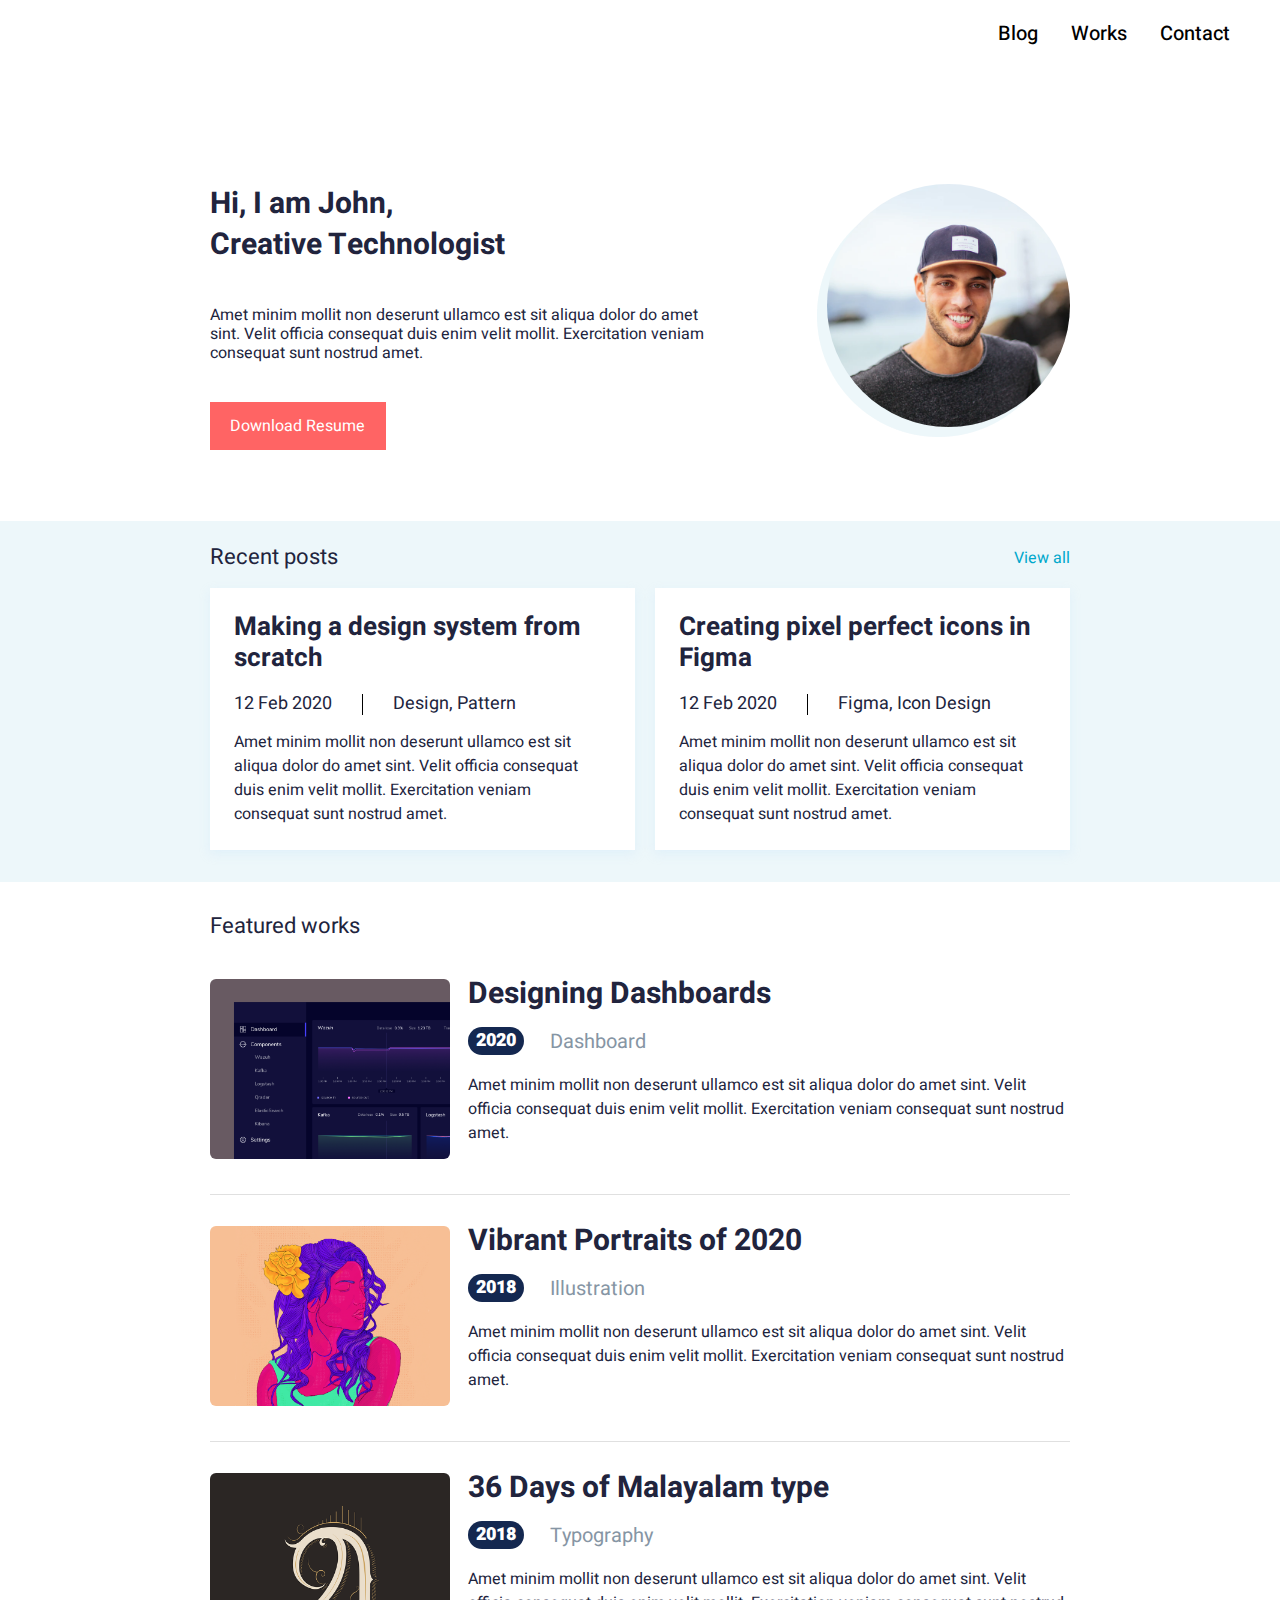
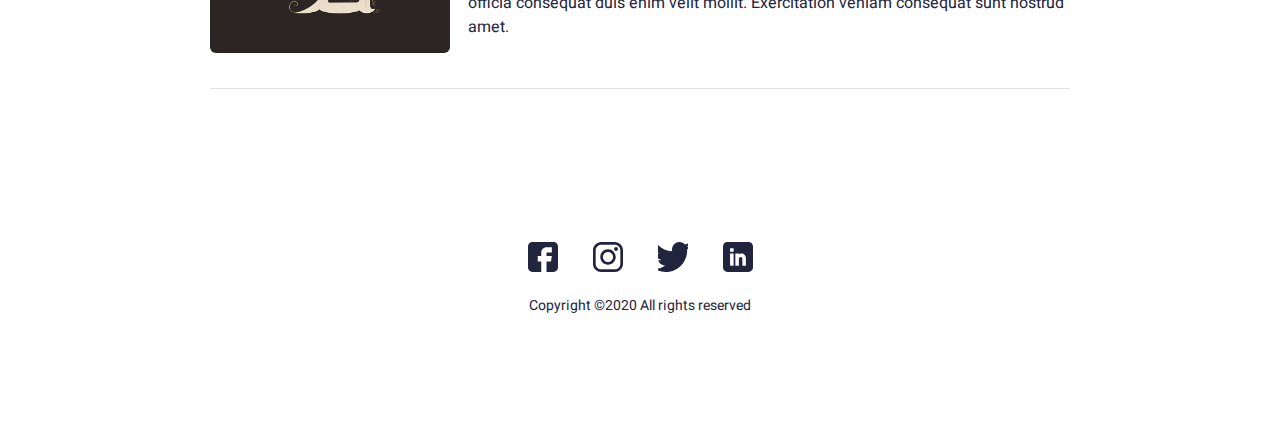
<file: index.html>
<!DOCTYPE html>
<html lang="en">
  <head>
    <meta charset="UTF-8" />
    <meta http-equiv="X-UA-Compatible" content="IE=edge" />
    <meta name="viewport" content="width=device-width, initial-scale=1.0" />
    <title>Portfolio</title>
    <link rel="stylesheet" href="./css/style.min.css" />
  </head>
  <body>
    <!-- header -->
    <nav class="modal__sitenav">
      <ul class="sitenav__lists">
        <li class="sitenav__items">
          <a href="./page/blog.html" target="_blank" class="sitenav__link"
            >Blog</a
          >
        </li>
        <li class="sitenav__items">
          <a href="./page/work.html" target="_blank" class="sitenav__link"
            >Works</a
          >
        </li>

        <li class="sitenav__items">
          <a
            href="https://3-9-figma4.vercel.app/"
            target="_blank"
            class="sitenav__link"
            >Contact</a
          >
        </li>
      </ul>
    </nav>
    <header class="header">
      <div class="header__container">
        <nav class="sitenav container sitenav__container">
          <ul class="sitenav__list">
            <li class="sitenav__item1">
              <img
                id="show-menu"
                class="image-1"
                src="./image/menu.svg"
                alt=""
                width="30"
                height="18"
              />
              <img
                class="hidden image-2"
                id="show-menu"
                src="./image/close.png"
                alt=""
                width="30"
                height="18"
              />
            </li>
            <li class="sitenav__item">
              <a href="/page/blog.html" target="_blank" class="sitenav__link"
                >Blog</a
              >
            </li>
            <li class="sitenav__item">
              <a href="./page/work.html" target="_blank" class="sitenav__link"
                >Works</a
              >
            </li>

            <li class="sitenav__item">
              <a
                href="https://3-9-figma4.vercel.app/"
                target="_blank"
                class="sitenav__link"
                >Contact</a
              >
            </li>
          </ul>
        </nav>
        <div class="hero">
          <div class="hero__container container">
            <div class="hero__content">
              <h2 class="hero__title">
                Hi, I am John, <br />
                Creative Technologist
              </h2>
              <p class="hero__description">
                Amet minim mollit non deserunt ullamco est sit aliqua dolor do
                amet sint. Velit officia consequat duis enim velit mollit.
                Exercitation veniam consequat sunt nostrud amet.
              </p>
              <a href="#" class="hero__btn">Download Resume</a>
            </div>
            <div class="hero__images">
              <img
                class="hero__img"
                src="./image/john.png"
                alt=""
                width="243"
                height="243"
              />
              <img
                class="hero__position"
                src="./image/hero-bg.png"
                width="243"
                height="243"
                alt=""
              />
            </div>
          </div>
        </div>
      </div>
    </header>
    <main>
      <!-- Create -->
      <section class="create">
        <div class="create__container container">
          <div class="create__message">
            <h3 class="create__message-title">Recent posts</h3>
            <a href="#" class="create__message-link">View all</a>
          </div>
          <ul class="create__list">
            <li class="create__item">
              <h1 class="create__title">Making a design system from scratch</h1>
              <div class="create__texts">
                <p class="create__date">12 Feb 2020</p>
                <p class="create__author">Design, Pattern</p>
              </div>
              <p class="create__description">
                Amet minim mollit non deserunt ullamco est sit aliqua dolor do
                amet sint. Velit officia consequat duis enim velit mollit.
                Exercitation veniam consequat sunt nostrud amet.
              </p>
            </li>
            <li class="create__item">
              <h1 class="create__title">
                Creating pixel perfect icons in Figma
              </h1>
              <div class="create__texts">
                <p class="create__date">12 Feb 2020</p>
                <p class="create__author">Figma, Icon Design</p>
              </div>
              <p class="create__description">
                Amet minim mollit non deserunt ullamco est sit aliqua dolor do
                amet sint. Velit officia consequat duis enim velit mollit.
                Exercitation veniam consequat sunt nostrud amet.
              </p>
            </li>
          </ul>
        </div>
      </section>
      <!-- Works -->
      <section class="works">
        <div class="works__container container">
          <h3 class="works__title">Featured works</h3>
          <ul class="works__list">
            <li class="works__item">
              <img
                width="246"
                height="180"
                src="./image/dessign.png"
                alt=""
                class="works__img"
              />
              <div class="works__content">
                <h3 class="works__content-title">Designing Dashboards</h3>
                <p class="works__content-control">
                  <span class="works__content-date">2020</span>
                  Dashboard
                </p>
                <p class="works__content-description">
                  Amet minim mollit non deserunt ullamco est sit aliqua dolor do
                  amet sint. Velit officia consequat duis enim velit mollit.
                  Exercitation veniam consequat sunt nostrud amet.
                </p>
              </div>
            </li>
            <li class="works__item">
              <img
                width="246"
                height="180"
                src="./image/vibrant.png"
                alt=""
                class="works__img"
              />
              <div class="works__content">
                <h3 class="works__content-title">Vibrant Portraits of 2020</h3>
                <p class="works__content-control">
                  <span class="works__content-date">2018</span> Illustration
                </p>
                <p class="works__content-description">
                  Amet minim mollit non deserunt ullamco est sit aliqua dolor do
                  amet sint. Velit officia consequat duis enim velit mollit.
                  Exercitation veniam consequat sunt nostrud amet.
                </p>
              </div>
            </li>
            <li class="works__item">
              <img
                width="246"
                height="180"
                src="./image/type.png"
                alt=""
                class="works__img"
              />
              <div class="works__content">
                <h3 class="works__content-title">36 Days of Malayalam type</h3>
                <p class="works__content-control">
                  <span class="works__content-date">2018</span> Typography
                </p>
                <p class="works__content-description">
                  Amet minim mollit non deserunt ullamco est sit aliqua dolor do
                  amet sint. Velit officia consequat duis enim velit mollit.
                  Exercitation veniam consequat sunt nostrud amet.
                </p>
              </div>
            </li>
          </ul>
        </div>
      </section>
    </main>
    <!-- footer -->
    <footer class="footer">
      <div class="footer">
        <div class="footer__container container">
          <div class="footer__icons">
            <a href="#"
              ><img src="./image/fb.svg" alt="" width="30" height="30"
            /></a>
            <a href="#"
              ><img src="./image/insta.svg" alt="" width="30" height="30"
            /></a>
            <a href="#"
              ><img src="./image/twitte.svg" alt="" width="30" height="30"
            /></a>
            <a href="#"
              ><img src="./image/Linkedin.svg" alt="" width="30" height="30"
            /></a>
          </div>
          <p class="footer__description">Copyright ©2020 All rights reserved</p>
        </div>
      </div>
    </footer>
    <script>
      const showMenu = document.querySelector("#show-menu");
      const modal = document.querySelector(".modal__sitenav");
      const image1 = document.querySelector(".image-1");
      const image2 = document.querySelector(".image-2");
      image1.addEventListener("click", () => {
        image1.classList.toggle("hidden");
        image2.classList.toggle("hidden");
        modal.classList.toggle("show");
      });
      image2.addEventListener("click", () => {
        image1.classList.toggle("hidden");
        image2.classList.toggle("hidden");
        modal.classList.toggle("show");
      });
    </script>
  </body>
</html>
</file>
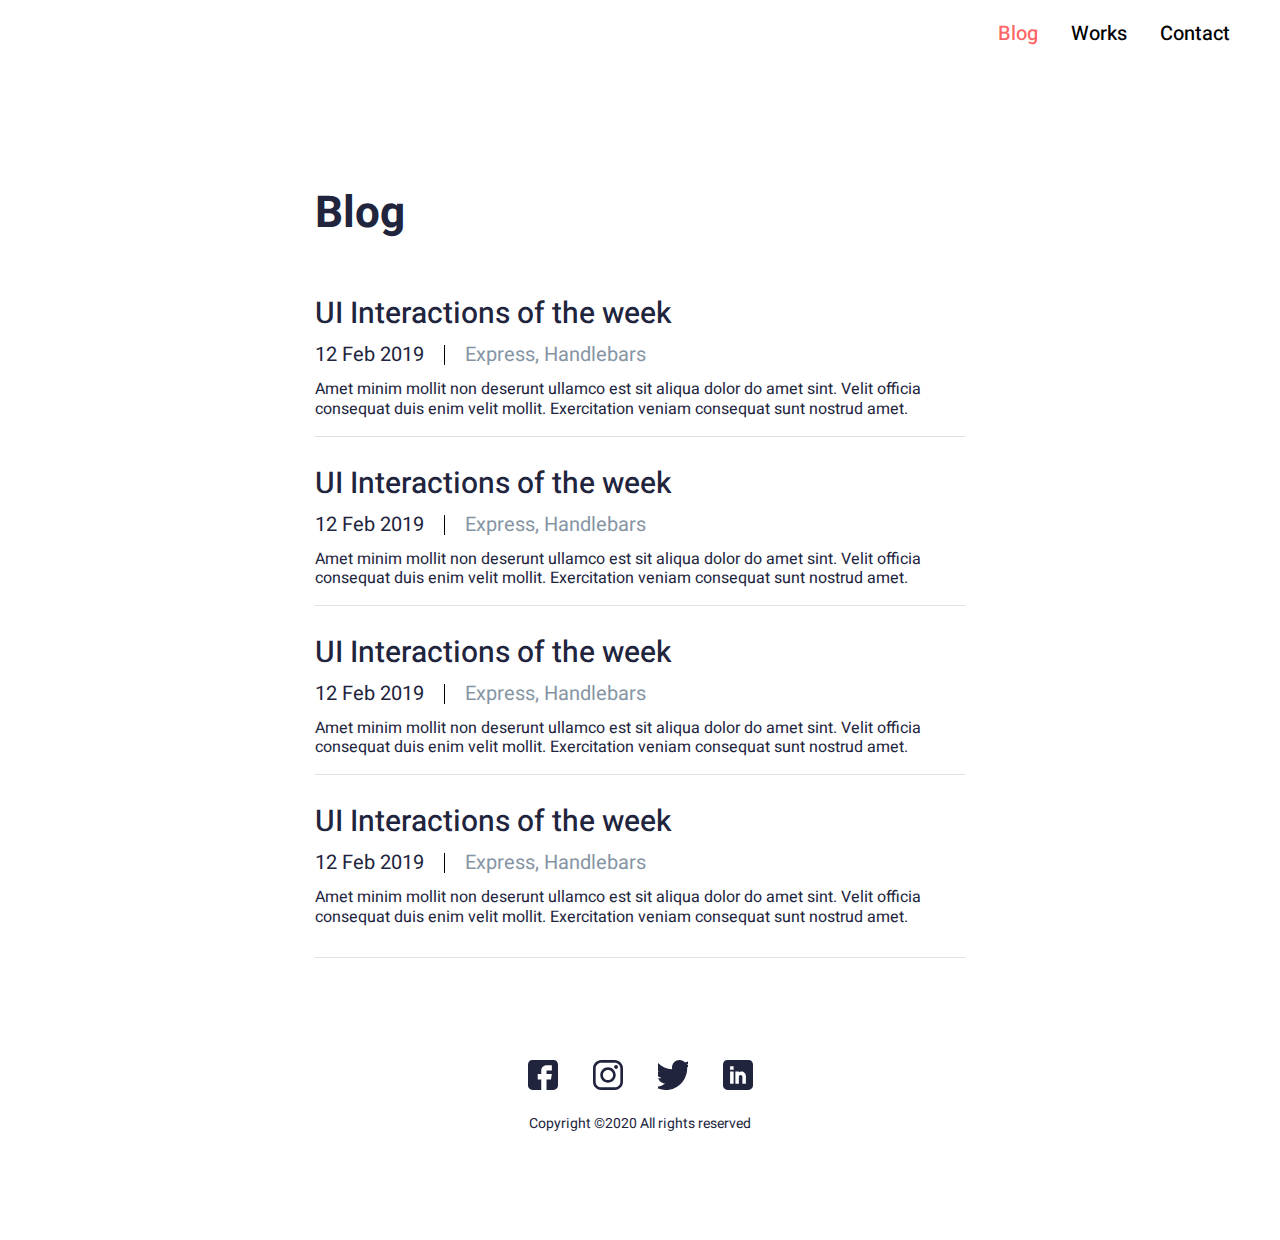
<file: page/blog.html>
<!DOCTYPE html>
<html lang="en">
  <head>
    <meta charset="UTF-8" />
    <meta http-equiv="X-UA-Compatible" content="IE=edge" />
    <meta name="viewport" content="width=device-width, initial-scale=1.0" />
    <title>Blog</title>
    <link rel="stylesheet" href="../css/style.min.css" />
  </head>
  <body>
    <!-- responsive navbar -->
    <nav class="modal__sitenav">
      <ul class="sitenav__lists">
        <li class="sitenav__items">
          <a id="active" href="#" class="sitenav__link">Blog</a>
        </li>
        <li class="sitenav__items">
          <a href="../page/work.html" class="sitenav__link">Works</a>
        </li>

        <li class="sitenav__items">
          <a href="https://3-9-figma4.vercel.app/" class="sitenav__link"
            >Contact</a
          >
        </li>
      </ul>
    </nav>
    <!-- Header -->
    <header class="header">
      <div class="header__container">
        <nav class="sitenav container sitenav__container">
          <ul class="sitenav__list">
            <li class="sitenav__item1">
              <img
                id="show-menu"
                class="image-1"
                src="../image/menu.svg"
                alt=""
                width="30"
                height="18"
              />
              <img
                class="hidden image-2"
                id="show-menu"
                src="../image/close.png"
                alt=""
                width="30"
                height="18"
              />
            </li>
            <li class="sitenav__item">
              <a id="active" href="#" class="sitenav__link">Blog</a>
            </li>
            <li class="sitenav__item">
              <a href="../page/work.html" class="sitenav__link">Works</a>
            </li>
            <li class="sitenav__item">
              <a href="https://3-9-figma4.vercel.app/" class="sitenav__link"
                >Contact</a
              >
            </li>
          </ul>
        </nav>
      </div>
    </header>
    <!-- Main -->
    <main>
      <section class="blog">
        <div class="blog__container container">
          <div class="blog__item">
            <h2 class="blog__title">Blog</h2>
            <h3 class="blog__subtitle">UI Interactions of the week</h3>
            <div class="blog__content">
              <p class="blog__content-description">12 Feb 2019</p>
              <p class="blog__content-description text-light">
                Express, Handlebars
              </p>
            </div>
            <p class="blog__description">
              Amet minim mollit non deserunt ullamco est sit aliqua dolor do
              amet sint. Velit officia consequat duis enim velit mollit.
              Exercitation veniam consequat sunt nostrud amet.
            </p>
          </div>
          <div class="blog__item">
            <h3 class="blog__subtitle">UI Interactions of the week</h3>
            <div class="blog__content">
              <p class="blog__content-description">12 Feb 2019</p>
              <p class="blog__content-description text-light">
                Express, Handlebars
              </p>
            </div>
            <p class="blog__description">
              Amet minim mollit non deserunt ullamco est sit aliqua dolor do
              amet sint. Velit officia consequat duis enim velit mollit.
              Exercitation veniam consequat sunt nostrud amet.
            </p>
          </div>
          <div class="blog__item">
            <h3 class="blog__subtitle">UI Interactions of the week</h3>
            <div class="blog__content">
              <p class="blog__content-description">12 Feb 2019</p>
              <p class="blog__content-description text-light">
                Express, Handlebars
              </p>
            </div>
            <p class="blog__description">
              Amet minim mollit non deserunt ullamco est sit aliqua dolor do
              amet sint. Velit officia consequat duis enim velit mollit.
              Exercitation veniam consequat sunt nostrud amet.
            </p>
          </div>
          <div class="blog__item">
            <h3 class="blog__subtitle">UI Interactions of the week</h3>
            <div class="blog__content">
              <p class="blog__content-description">12 Feb 2019</p>
              <p class="blog__content-description text-light">
                Express, Handlebars
              </p>
            </div>
            <p class="blog__description first-description">
              Amet minim mollit non deserunt ullamco est sit aliqua dolor do
              amet sint. Velit officia consequat duis enim velit mollit.
              Exercitation veniam consequat sunt nostrud amet.
            </p>
          </div>
        </div>
      </section>
    </main>
    <!-- footer -->
    <footer class="footer">
      <div class="footer">
        <div class="footer__container container">
          <div class="footer__icons">
            <a href="#">
              <img src="../image/fb.svg" alt="" width="30" height="30" />
            </a>
            <a href="#">
              <img src="../image/insta.svg" alt="" width="30" height="30" />
            </a>
            <a href="#"
              ><img src="../image/twitte.svg" alt="" width="30" height="30"
            /></a>
            <a href="#">
              <img src="../image/Linkedin.svg" alt="" width="30" height="30" />
            </a>
          </div>
          <p class="footer__description">Copyright ©2020 All rights reserved</p>
        </div>
      </div>
    </footer>
    <script>
      const showMenu = document.querySelector("#show-menu");
      const modal = document.querySelector(".modal__sitenav");
      const image1 = document.querySelector(".image-1");
      const image2 = document.querySelector(".image-2");
      image1.addEventListener("click", () => {
        image1.classList.toggle("hidden");
        image2.classList.toggle("hidden");
        modal.classList.toggle("show");
      });
      image2.addEventListener("click", () => {
        image1.classList.toggle("hidden");
        image2.classList.toggle("hidden");
        modal.classList.toggle("show");
      });
    </script>
  </body>
</html>
</file>
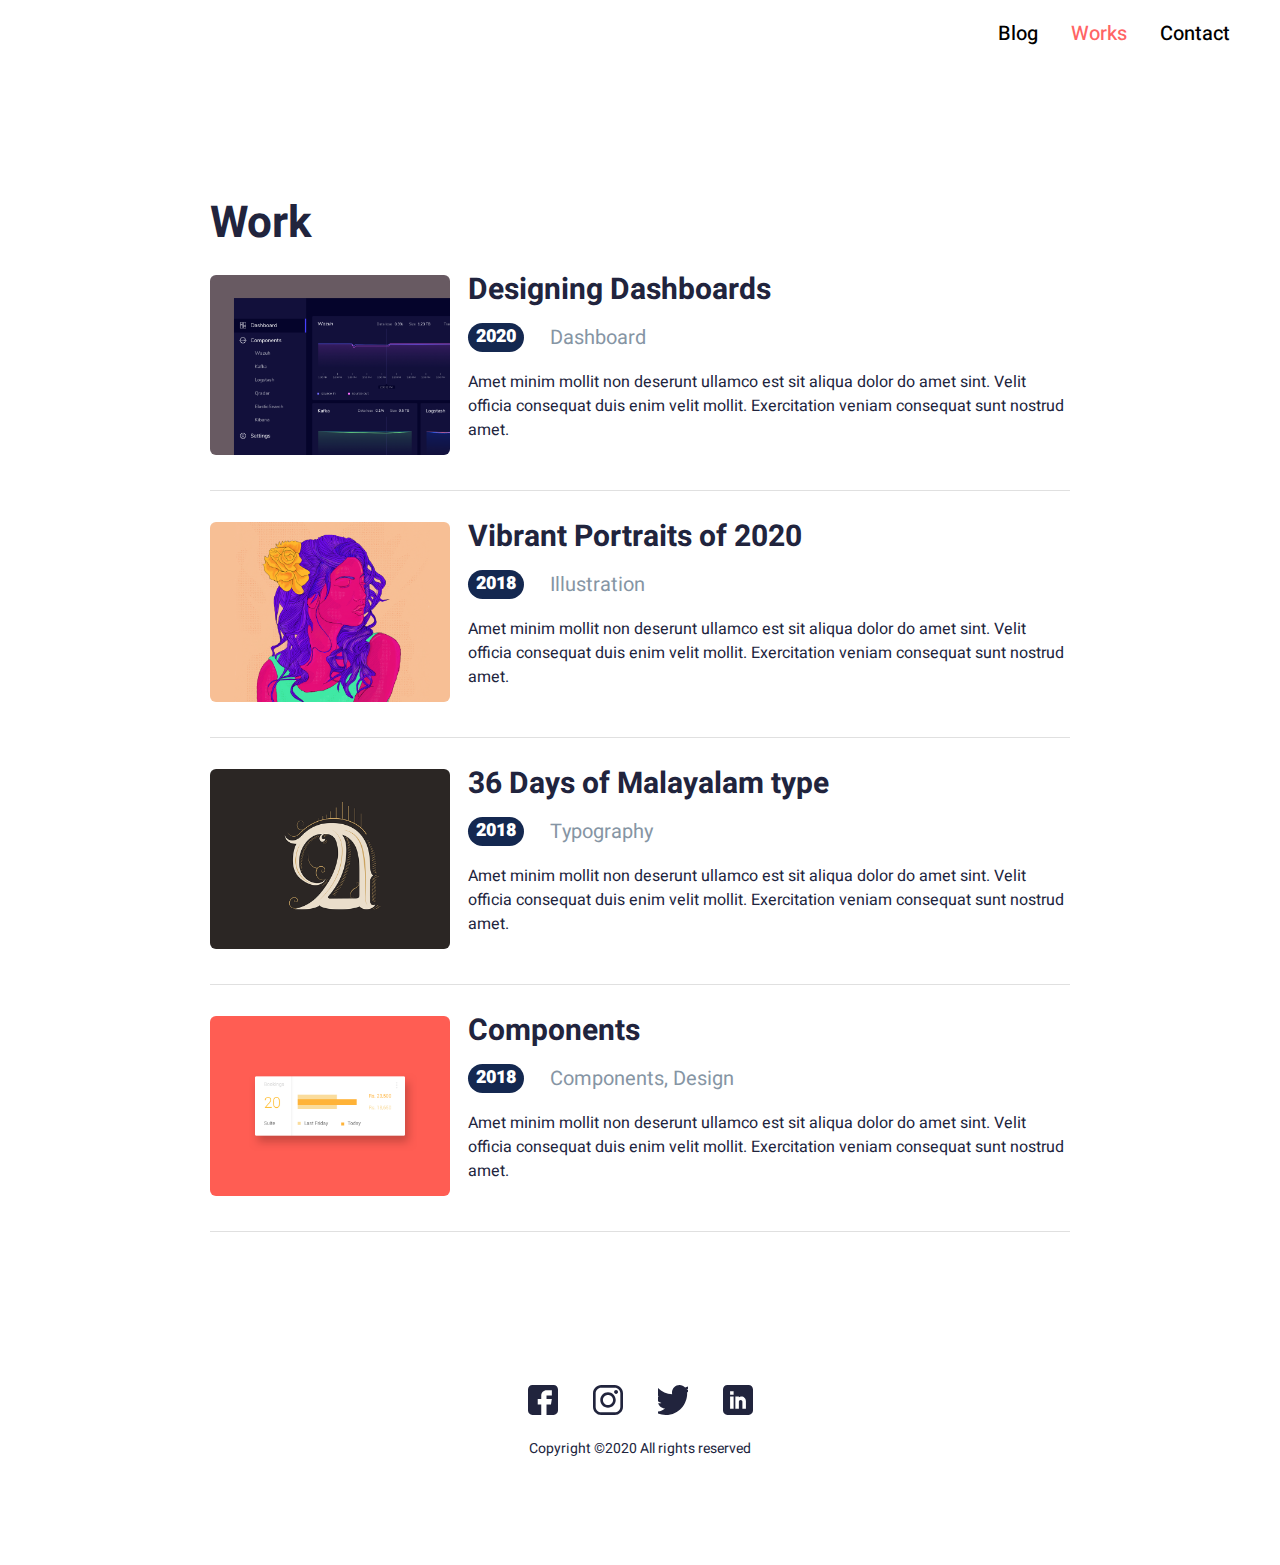
<file: page/work.html>
<!DOCTYPE html>
<html lang="en">
  <head>
    <meta charset="UTF-8" />
    <meta http-equiv="X-UA-Compatible" content="IE=edge" />
    <meta name="viewport" content="width=device-width, initial-scale=1.0" />
    <title>Work</title>
    <link rel="stylesheet" href="../css/style.min.css" />
  </head>
  <body>
    <!-- header -->
    <nav class="modal__sitenav">
      <ul class="sitenav__lists">
        <li class="sitenav__items">
          <a href="../page/blog.html" target="_blank" class="sitenav__link"
            >Blog</a
          >
        </li>
        <li class="sitenav__items">
          <a id="active" href="#" class="sitenav__link">Works</a>
        </li>
        <li class="sitenav__items">
          <a
            href="https://3-9-figma4.vercel.app/"
            target="_blank"
            class="sitenav__link"
            >Contact</a
          >
        </li>
      </ul>
    </nav>
    <header class="header">
      <div class="header__container">
        <nav class="sitenav container sitenav__container">
          <ul class="sitenav__list">
            <li class="sitenav__item1">
              <img
                id="show-menu"
                class="image-1"
                src="../image/menu.svg"
                alt=""
                width="30"
                height="18"
              />
              <img
                class="hidden image-2"
                id="show-menu"
                src="../image/close.png"
                alt=""
                width="30"
                height="18"
              />
            </li>
            <li class="sitenav__item">
              <a href="../page/blog.html" target="_blank" class="sitenav__link"
                >Blog</a
              >
            </li>
            <li class="sitenav__item">
              <a id="active" href="#" class="sitenav__link">Works</a>
            </li>

            <li class="sitenav__item">
              <a
                href="https://3-9-figma4.vercel.app/"
                target="_blank"
                class="sitenav__link"
                >Contact</a
              >
            </li>
          </ul>
        </nav>
      </div>
    </header>
    <main>
      <!-- Works -->
      <section class="works">
        <div class="works__container container">
          <h3 class="title__works">Work</h3>
          <ul class="works__list">
            <li class="works__item">
              <img
                width="246"
                height="180"
                src="../image/dessign.png"
                alt=""
                class="works__img"
              />
              <div class="works__content">
                <h3 class="works__content-title">Designing Dashboards</h3>
                <p class="works__content-control">
                  <span class="works__content-date">2020</span>
                  Dashboard
                </p>
                <p class="works__content-description">
                  Amet minim mollit non deserunt ullamco est sit aliqua dolor do
                  amet sint. Velit officia consequat duis enim velit mollit.
                  Exercitation veniam consequat sunt nostrud amet.
                </p>
              </div>
            </li>
            <li class="works__item">
              <img
                width="246"
                height="180"
                src="../image/vibrant.png"
                alt=""
                class="works__img"
              />
              <div class="works__content">
                <h3 class="works__content-title">Vibrant Portraits of 2020</h3>
                <p class="works__content-control">
                  <span class="works__content-date">2018</span> Illustration
                </p>
                <p class="works__content-description">
                  Amet minim mollit non deserunt ullamco est sit aliqua dolor do
                  amet sint. Velit officia consequat duis enim velit mollit.
                  Exercitation veniam consequat sunt nostrud amet.
                </p>
              </div>
            </li>
            <li class="works__item">
              <img
                width="246"
                height="180"
                src="../image/type.png"
                alt=""
                class="works__img"
              />
              <div class="works__content">
                <h3 class="works__content-title">36 Days of Malayalam type</h3>
                <p class="works__content-control">
                  <span class="works__content-date">2018</span> Typography
                </p>
                <p class="works__content-description">
                  Amet minim mollit non deserunt ullamco est sit aliqua dolor do
                  amet sint. Velit officia consequat duis enim velit mollit.
                  Exercitation veniam consequat sunt nostrud amet.
                </p>
              </div>
            </li>
            <li class="works__item sm-hidden">
              <img
                width="246"
                height="180"
                src="../image/orange.png"
                alt=""
                class="works__img"
              />
              <div class="works__content">
                <h3 class="works__content-title">Components</h3>
                <p class="works__content-control">
                  <span class="works__content-date">2018</span> Components,
                  Design
                </p>
                <p class="works__content-description">
                  Amet minim mollit non deserunt ullamco est sit aliqua dolor do
                  amet sint. Velit officia consequat duis enim velit mollit.
                  Exercitation veniam consequat sunt nostrud amet.
                </p>
              </div>
            </li>
            <li class="works__item hidden-sm">
              <img
                width="246"
                height="180"
                src="../image/statistic.png"
                alt=""
                class="works__img"
              />
              <div class="works__content">
                <h3 class="works__content-title">Designing Landing pages</h3>
                <p class="works__content-control">
                  <span class="works__content-date">2020</span> Website
                </p>
                <p class="works__content-description">
                  Amet minim mollit non deserunt ullamco est sit aliqua dolor do
                  amet sint. Velit officia consequat duis enim velit mollit.
                  Exercitation veniam consequat sunt nostrud amet.
                </p>
              </div>
            </li>
          </ul>
        </div>
      </section>
    </main>
    <!-- footer -->
    <footer class="footer">
      <div class="footer">
        <div class="footer__container container">
          <div class="footer__icons">
            <a href="#"
              ><img src="../image/fb.svg" alt="" width="30" height="30"
            /></a>
            <a href="#"
              ><img src="../image/insta.svg" alt="" width="30" height="30"
            /></a>
            <a href="#"
              ><img src="../image/twitte.svg" alt="" width="30" height="30"
            /></a>
            <a href="#"
              ><img src="../image/Linkedin.svg" alt="" width="30" height="30"
            /></a>
          </div>
          <p class="footer__description">Copyright ©2020 All rights reserved</p>
        </div>
      </div>
    </footer>
    <script>
      const showMenu = document.querySelector("#show-menu");
      const modal = document.querySelector(".modal__sitenav");
      const image1 = document.querySelector(".image-1");
      const image2 = document.querySelector(".image-2");
      image1.addEventListener("click", () => {
        image1.classList.toggle("hidden");
        image2.classList.toggle("hidden");
        modal.classList.toggle("show");
      });
      image2.addEventListener("click", () => {
        image1.classList.toggle("hidden");
        image2.classList.toggle("hidden");
        modal.classList.toggle("show");
      });
    </script>
  </body>
</html>
</file>
<file: css/style.min.css>
/*! normalize.css v8.0.1 | MIT License | github.com/necolas/normalize.css */html{line-height:1.15;-webkit-text-size-adjust:100%}body{margin:0}main{display:block}h1{font-size:2em;margin:.67em 0}hr{-webkit-box-sizing:content-box;box-sizing:content-box;height:0;overflow:visible}pre{font-family:monospace,monospace;font-size:1em}a{background-color:rgba(0,0,0,0)}abbr[title]{border-bottom:none;text-decoration:underline;-webkit-text-decoration:underline dotted;text-decoration:underline dotted}b,strong{font-weight:bolder}code,kbd,samp{font-family:monospace,monospace;font-size:1em}small{font-size:80%}sub,sup{font-size:75%;line-height:0;position:relative;vertical-align:baseline}sub{bottom:-0.25em}sup{top:-0.5em}img{border-style:none}button,input,optgroup,select,textarea{font-family:inherit;font-size:100%;line-height:1.15;margin:0}button,input{overflow:visible}button,select{text-transform:none}button,[type=button],[type=reset],[type=submit]{-webkit-appearance:button}button::-moz-focus-inner,[type=button]::-moz-focus-inner,[type=reset]::-moz-focus-inner,[type=submit]::-moz-focus-inner{border-style:none;padding:0}button:-moz-focusring,[type=button]:-moz-focusring,[type=reset]:-moz-focusring,[type=submit]:-moz-focusring{outline:1px dotted ButtonText}fieldset{padding:.35em .75em .625em}legend{-webkit-box-sizing:border-box;box-sizing:border-box;color:inherit;display:table;max-width:100%;padding:0;white-space:normal}progress{vertical-align:baseline}textarea{overflow:auto}[type=checkbox],[type=radio]{-webkit-box-sizing:border-box;box-sizing:border-box;padding:0}[type=number]::-webkit-inner-spin-button,[type=number]::-webkit-outer-spin-button{height:auto}[type=search]{-webkit-appearance:textfield;outline-offset:-2px}[type=search]::-webkit-search-decoration{-webkit-appearance:none}::-webkit-file-upload-button{-webkit-appearance:button;font:inherit}details{display:block}summary{display:list-item}template{display:none}[hidden]{display:none}@font-face{font-display:swap;font-family:"Heebo";font-style:normal;font-weight:400;src:url("../fonts/heebo-v26-latin-regular.woff2") format("woff2")}@font-face{font-display:swap;font-family:"Heebo";font-style:normal;font-weight:500;src:url("../fonts/heebo-v26-latin-500.woff2") format("woff2")}@font-face{font-display:swap;font-family:"Heebo";font-style:normal;font-weight:700;src:url("../fonts/heebo-v26-latin-700.woff2") format("woff2")}@font-face{font-display:swap;font-family:"Heebo";font-style:normal;font-weight:900;src:url("../fonts/heebo-v26-latin-900.woff2") format("woff2")}*,*::after,*::before{padding:0;margin:0;-webkit-box-sizing:border-box;box-sizing:border-box}html{height:100%;scroll-behavior:smooth;font-size:62.5%}a{display:inline-block;text-decoration:none}img{-o-object-fit:cover;object-fit:cover;display:-webkit-box;display:-ms-flexbox;display:flex}ul,ol{list-style:none}body{height:100%;display:-webkit-box;display:-ms-flexbox;display:flex;-webkit-box-orient:vertical;-webkit-box-direction:normal;-ms-flex-direction:column;flex-direction:column;font-family:"Heebo",sans-serif;font-size:1.6rem;font-weight:400;color:#21243d}main{-webkit-box-flex:1;-ms-flex-positive:1;flex-grow:1}h1{margin:0}.container{width:100%;max-width:960px;margin-left:auto;margin-right:auto;padding-left:5rem;padding-right:5rem}.text-light{color:#8695a4}#active{color:#ff6464}.header{padding-top:2.4rem}@media screen and (max-width: 576px){.header{padding-top:2rem;padding-bottom:5.8rem}}.header .sitenav{margin-bottom:14rem}.header .sitenav__container{max-width:1400px}@media screen and (max-width: 576px){.header .sitenav__container{padding-right:1.2rem}}@media screen and (max-width: 576px){.header .sitenav{margin-bottom:3.3rem}}.header .sitenav__list{display:-webkit-box;display:-ms-flexbox;display:flex;-webkit-box-orient:horizontal;-webkit-box-direction:normal;-ms-flex-direction:row;flex-direction:row;-webkit-box-pack:end;-ms-flex-pack:end;justify-content:flex-end;-webkit-box-align:stretch;-ms-flex-align:stretch;align-items:stretch;-ms-flex-wrap:nowrap;flex-wrap:nowrap;gap:3.3rem}.header .sitenav__item1{cursor:pointer;display:none;position:relative;z-index:99}@media screen and (max-width: 576px){.header .sitenav__item1{display:block}}@media screen and (max-width: 576px){.header .sitenav__item{display:none}}.header .sitenav__link{color:#000;font-size:2rem;font-weight:500;line-height:1}.header .sitenav__link:active{opacity:.5}.header .hero{padding-bottom:7.1rem}.header .hero__container{display:-webkit-box;display:-ms-flexbox;display:flex;-webkit-box-orient:horizontal;-webkit-box-direction:normal;-ms-flex-direction:row;flex-direction:row;-webkit-box-pack:justify;-ms-flex-pack:justify;justify-content:space-between;-webkit-box-align:stretch;-ms-flex-align:stretch;align-items:stretch;-ms-flex-wrap:nowrap;flex-wrap:nowrap;gap:0}@media screen and (max-width: 576px){.header .hero__container{display:-webkit-box;display:-ms-flexbox;display:flex;-webkit-box-orient:vertical;-webkit-box-direction:reverse;-ms-flex-direction:column-reverse;flex-direction:column-reverse;-webkit-box-pack:center;-ms-flex-pack:center;justify-content:center;-webkit-box-align:stretch;-ms-flex-align:stretch;align-items:stretch;-ms-flex-wrap:nowrap;flex-wrap:nowrap;gap:0}}.header .hero__content{width:100%;max-width:505px}@media screen and (max-width: 576px){.header .hero__content{text-align:center}}.header .hero__title{font-size:3rem;line-height:1.36;margin-bottom:4rem}@media screen and (max-width: 576px){.header .hero__title{margin-bottom:2.1rem}}.header .hero__description{line-height:1.2;margin-bottom:3.8rem}@media screen and (max-width: 576px){.header .hero__description{margin-bottom:2.7rem}}.header .hero__btn{background-color:#ff6464;color:#fff;padding:1.5rem 2.1rem 1.5rem 2rem}.header .hero__images{width:243px;height:243px;position:relative}@media screen and (max-width: 576px){.header .hero__images{margin-left:auto;margin-right:auto;margin-bottom:3.4rem;width:180px;height:180px}}.header .hero__img{border-radius:50%}@media screen and (max-width: 576px){.header .hero__img{width:180px;height:180px}}.header .hero__position{top:10px;right:10px;position:absolute;z-index:-1}@media screen and (max-width: 576px){.header .hero__position{width:180px;height:180px}}.modal__sitenav{-webkit-backdrop-filter:blur(3px);backdrop-filter:blur(3px);background-color:rgba(54,25,25,.458);position:fixed;display:grid;place-items:center;height:100vh;width:100%;z-index:10;-webkit-transform:translateX(100%);transform:translateX(100%);-webkit-transition:-webkit-transform .4s;transition:-webkit-transform .4s;transition:transform .4s;transition:transform .4s, -webkit-transform .4s}.modal__sitenav .sitenav__lists{display:-webkit-box;display:-ms-flexbox;display:flex;-webkit-box-orient:vertical;-webkit-box-direction:normal;-ms-flex-direction:column;flex-direction:column;-webkit-box-pack:center;-ms-flex-pack:center;justify-content:center;-webkit-box-align:center;-ms-flex-align:center;align-items:center;-ms-flex-wrap:nowrap;flex-wrap:nowrap;gap:3rem}.modal__sitenav .sitenav__link{color:#000;font-size:2rem;font-weight:500;line-height:1}.modal__sitenav .sitenav__link:active{color:#fff}.show{-webkit-transform:translateX(0%);transform:translateX(0%)}.hidden{display:none}.footer{padding-top:5.1rem;padding-bottom:5.4rem}.footer__container{display:-webkit-box;display:-ms-flexbox;display:flex;-webkit-box-orient:vertical;-webkit-box-direction:normal;-ms-flex-direction:column;flex-direction:column;-webkit-box-pack:start;-ms-flex-pack:start;justify-content:flex-start;-webkit-box-align:center;-ms-flex-align:center;align-items:center;-ms-flex-wrap:nowrap;flex-wrap:nowrap;gap:0}.footer__icons{display:-webkit-box;display:-ms-flexbox;display:flex;-webkit-box-orient:horizontal;-webkit-box-direction:normal;-ms-flex-direction:row;flex-direction:row;-webkit-box-pack:start;-ms-flex-pack:start;justify-content:flex-start;-webkit-box-align:stretch;-ms-flex-align:stretch;align-items:stretch;-ms-flex-wrap:nowrap;flex-wrap:nowrap;gap:3.5rem;margin-bottom:2.6rem}.footer__description{font-size:1.4rem}.create{padding-top:.7rem;padding-bottom:3.2rem;background-color:#edf7fa}.create__message{display:-webkit-box;display:-ms-flexbox;display:flex;-webkit-box-orient:horizontal;-webkit-box-direction:normal;-ms-flex-direction:row;flex-direction:row;-webkit-box-pack:justify;-ms-flex-pack:justify;justify-content:space-between;-webkit-box-align:center;-ms-flex-align:center;align-items:center;-ms-flex-wrap:nowrap;flex-wrap:nowrap;gap:0}@media screen and (max-width: 576px){.create__message{display:-webkit-box;display:-ms-flexbox;display:flex;-webkit-box-orient:horizontal;-webkit-box-direction:normal;-ms-flex-direction:row;flex-direction:row;-webkit-box-pack:center;-ms-flex-pack:center;justify-content:center;-webkit-box-align:stretch;-ms-flex-align:stretch;align-items:stretch;-ms-flex-wrap:nowrap;flex-wrap:nowrap;gap:0}}.create__message-title{font-size:2.2rem;font-weight:400;line-height:2.72}.create__message-link{color:#00a8cc}@media screen and (max-width: 576px){.create__message-link{display:none}}.create__list{display:-webkit-box;display:-ms-flexbox;display:flex;-webkit-box-orient:horizontal;-webkit-box-direction:normal;-ms-flex-direction:row;flex-direction:row;-webkit-box-pack:start;-ms-flex-pack:start;justify-content:flex-start;-webkit-box-align:stretch;-ms-flex-align:stretch;align-items:stretch;-ms-flex-wrap:nowrap;flex-wrap:nowrap;gap:2rem}@media screen and (max-width: 576px){.create__list{display:-webkit-box;display:-ms-flexbox;display:flex;-webkit-box-orient:vertical;-webkit-box-direction:normal;-ms-flex-direction:column;flex-direction:column;-webkit-box-pack:start;-ms-flex-pack:start;justify-content:flex-start;-webkit-box-align:stretch;-ms-flex-align:stretch;align-items:stretch;-ms-flex-wrap:nowrap;flex-wrap:nowrap;gap:1.7rem}}.create__item{padding:2.4rem;background-color:#fff;-webkit-box-shadow:0px 4px 10px 0px rgba(187,225,250,.2509803922);box-shadow:0px 4px 10px 0px rgba(187,225,250,.2509803922)}.create__title{font-size:2.6rem;line-height:1.2;margin-bottom:2rem}.create__texts{display:-webkit-box;display:-ms-flexbox;display:flex;-webkit-box-orient:horizontal;-webkit-box-direction:normal;-ms-flex-direction:row;flex-direction:row;-webkit-box-pack:start;-ms-flex-pack:start;justify-content:flex-start;-webkit-box-align:stretch;-ms-flex-align:stretch;align-items:stretch;-ms-flex-wrap:nowrap;flex-wrap:nowrap;gap:3rem;font-size:1.8rem;margin-bottom:1.5rem}.create__date{padding-right:3rem;border-right:1px solid #000}.create__description{font-size:1.6rem;width:100%;max-width:368px;line-height:1.5}.works{padding-top:1.5rem;margin-bottom:5.1rem}@media screen and (max-width: 576px){.works{margin-bottom:12.9rem}}.works__title{font-size:2.2rem;font-weight:400;line-height:2.72;margin-bottom:2.2rem}@media screen and (max-width: 576px){.works__title{margin-bottom:.2rem;text-align:center}}.works__item{display:-webkit-box;display:-ms-flexbox;display:flex;-webkit-box-orient:horizontal;-webkit-box-direction:normal;-ms-flex-direction:row;flex-direction:row;-webkit-box-pack:start;-ms-flex-pack:start;justify-content:flex-start;-webkit-box-align:stretch;-ms-flex-align:stretch;align-items:stretch;-ms-flex-wrap:nowrap;flex-wrap:nowrap;gap:1.8rem;padding-bottom:3.5rem;border-bottom:1px solid #e0e0e0;margin-bottom:3.1rem}@media screen and (max-width: 576px){.works__item{display:-webkit-box;display:-ms-flexbox;display:flex;-webkit-box-orient:vertical;-webkit-box-direction:normal;-ms-flex-direction:column;flex-direction:column;-webkit-box-pack:start;-ms-flex-pack:start;justify-content:flex-start;-webkit-box-align:stretch;-ms-flex-align:stretch;align-items:stretch;-ms-flex-wrap:nowrap;flex-wrap:nowrap;gap:0;padding-bottom:1.7rem}}@media screen and (max-width: 576px){.works__item:nth-child(2),.works__item:nth-child(3){display:none}}.works__img{border-radius:.6rem}@media screen and (max-width: 576px){.works__img{width:100%;margin-bottom:1.7rem}}.works__content-title{font-size:3rem;line-height:1;margin-bottom:1.8rem}.works__content-control{display:-webkit-box;display:-ms-flexbox;display:flex;-webkit-box-orient:horizontal;-webkit-box-direction:normal;-ms-flex-direction:row;flex-direction:row;-webkit-box-pack:start;-ms-flex-pack:start;justify-content:flex-start;-webkit-box-align:center;-ms-flex-align:center;align-items:center;-ms-flex-wrap:nowrap;flex-wrap:nowrap;gap:2.6rem;color:#8695a4;font-size:2rem;margin-bottom:1.8rem}.works__content-date{font-size:1.8rem;background-color:#142850;color:#fff;padding:.4rem .8rem;border-radius:1.6rem;font-weight:900}.works__content-description{line-height:1.5}.title__works{font-size:4.4rem;margin-bottom:2.5rem}@media screen and (max-width: 576px){.title__works{font-size:3rem;margin-bottom:1.3rem}}@media screen and (max-width: 576px){.sm-hidden{display:none}}.hidden-sm{display:none}@media screen and (max-width: 576px){.hidden-sm{display:block}}.blog{color:#21243d}.blog__container{display:grid;place-items:center}.blog__item{margin-bottom:3.2rem}@media screen and (max-width: 576px){.blog__item{margin-bottom:1.8rem}}.blog__item:last-child{margin-bottom:0}.blog__title{font-size:4.4rem;line-height:1.363;margin-bottom:5.5rem}@media screen and (max-width: 576px){.blog__title{margin-bottom:1.8rem;font-size:3rem}}.blog__subtitle{font-size:3rem;line-height:1;font-weight:500;margin-bottom:1.6rem}@media screen and (max-width: 576px){.blog__subtitle{margin-bottom:1rem;font-size:2.2rem}}.blog__content{margin-bottom:1.5rem;display:-webkit-box;display:-ms-flexbox;display:flex;-webkit-box-orient:horizontal;-webkit-box-direction:normal;-ms-flex-direction:row;flex-direction:row;-webkit-box-pack:start;-ms-flex-pack:start;justify-content:flex-start;-webkit-box-align:stretch;-ms-flex-align:stretch;align-items:stretch;-ms-flex-wrap:nowrap;flex-wrap:nowrap;gap:0}.blog__content-description{font-size:2rem;line-height:1;font-weight:400;padding-right:2rem;border-right:1px solid #000}@media screen and (max-width: 576px){.blog__content-description{font-size:1.4rem;margin-bottom:1.7rem;padding-right:1rem}}.blog__content-description:nth-child(2){padding-left:2rem;border:none}@media screen and (max-width: 576px){.blog__content-description:nth-child(2){padding-left:1rem}}.blog__description{width:100%;max-width:650px;font-size:1.6rem;line-height:1.2;padding-bottom:1.7rem;border-bottom:1px solid #e0e0e0}@media screen and (max-width: 576px){.blog__description{padding-bottom:1.2rem}}.blog .first-description{padding-bottom:3rem}@media screen and (max-width: 576px){.blog .first-description{padding-bottom:2.2rem}}/*# sourceMappingURL=style.min.css.map */
</file>
